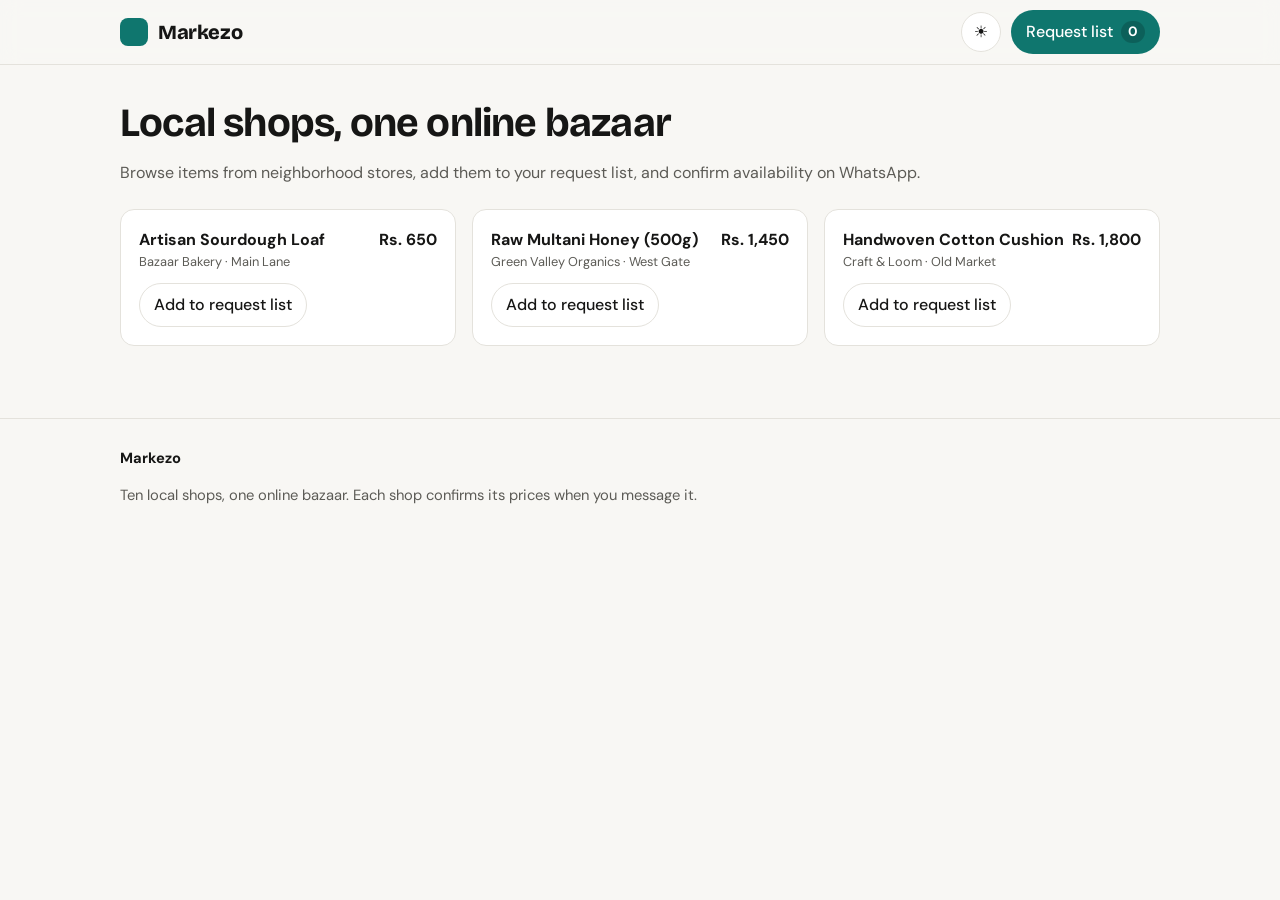
<file: index.html>
<!doctype html>
<html lang="en">
<head>
<meta charset="utf-8">
<meta name="viewport" content="width=device-width, initial-scale=1, viewport-fit=cover">
<title>Markezo</title>
<meta name="description" content="Markezo: ten local shops in one online bazaar. Browse each store, see products and location, and message the shop on WhatsApp.">
<link rel="preconnect" href="https://fonts.googleapis.com">
<link rel="preconnect" href="https://fonts.gstatic.com" crossorigin>
<link rel="stylesheet" href="https://fonts.googleapis.com/css2?family=Bricolage+Grotesque:opsz,wght@12..96,500;12..96,700;12..96,800&family=DM+Sans:wght@400;500;700&display=swap">
<style>
:root {
  --bg: #f8f7f4;
  --surface: #ffffff;
  --ink: #161615;
  --muted: #5c5b56;
  --line: #e4e2dc;
  --accent: #0f766e;
  --accent-ink: #ffffff;
  --radius: 14px;
}
[data-theme="dark"] {
  --bg: #121211;
  --surface: #1c1c1a;
  --ink: #f4f3ef;
  --muted: #a6a49c;
  --line: #2c2c29;
  --accent: #2dd4bf;
  --accent-ink: #062824;
}
* { box-sizing: border-box; }
body {
  margin: 0;
  font-family: "DM Sans", system-ui, -apple-system, sans-serif;
  background: var(--bg);
  color: var(--ink);
  line-height: 1.5;
}
h1, h2, h3, .logo {
  font-family: "Bricolage Grotesque", system-ui, sans-serif;
  letter-spacing: -0.02em;
}
.wrap { max-width: 1080px; margin: 0 auto; padding: 0 20px; }
.bar {
  position: sticky; top: 0; z-index: 20;
  background: color-mix(in srgb, var(--bg) 88%, transparent);
  backdrop-filter: blur(10px);
  border-bottom: 1px solid var(--line);
}
.bar .wrap {
  display: flex; align-items: center; justify-content: space-between;
  height: 64px; gap: 12px;
}
.logo {
  display: inline-flex; align-items: center; gap: 10px;
  font-weight: 800; font-size: 1.25rem; color: var(--ink); text-decoration: none;
}
.mk {
  width: 28px; height: 28px; border-radius: 8px;
  background: var(--accent); display: inline-grid; place-items: center;
}
.tools { display: flex; align-items: center; gap: 10px; }
.ibtn, .cartbtn, .btn, .fab {
  border: 1px solid var(--line); background: var(--surface); color: var(--ink);
  border-radius: 999px; cursor: pointer; font: inherit; font-weight: 500;
}
.ibtn { width: 40px; height: 40px; display: inline-grid; place-items: center; }
.cartbtn {
  display: inline-flex; align-items: center; gap: 8px;
  padding: 9px 14px; background: var(--accent); color: var(--accent-ink); border-color: transparent;
}
.cartbtn b, .fab b {
  background: rgba(0,0,0,0.18); padding: 1px 7px; border-radius: 999px; font-size: 0.85rem;
}
main.wrap { padding-top: 28px; padding-bottom: 72px; }
.hero { margin-bottom: 24px; }
.hero h1 { margin: 0 0 8px; font-size: clamp(1.75rem, 4vw, 2.5rem); }
.hero p { margin: 0; color: var(--muted); }
.grid {
  display: grid; grid-template-columns: repeat(auto-fill, minmax(280px, 1fr)); gap: 16px;
}
.card {
  background: var(--surface); border: 1px solid var(--line); border-radius: var(--radius);
  padding: 18px; display: flex; flex-direction: column; gap: 12px;
}
.card-top { display: flex; justify-content: space-between; align-items: start; gap: 8px; }
.shop-tag { font-size: 0.8rem; color: var(--muted); }
.price { font-weight: 700; }
.btn { padding: 9px 14px; align-self: flex-start; }
.btn:hover { border-color: var(--accent); }
footer {
  border-top: 1px solid var(--line); padding: 28px 0; color: var(--muted); font-size: 0.92rem;
}
footer b { color: var(--ink); }
.fab {
  position: fixed; right: 20px; bottom: 20px; z-index: 30;
  padding: 12px 18px; background: var(--accent); color: var(--accent-ink);
  border-color: transparent; box-shadow: 0 10px 25px rgba(0,0,0,0.18);
}
.veil {
  position: fixed; inset: 0; z-index: 40; background: rgba(0,0,0,0.45);
}
.panel {
  position: fixed; top: 0; right: 0; bottom: 0; z-index: 50;
  width: min(420px, 100vw); background: var(--surface); border-left: 1px solid var(--line);
  padding: 20px; display: flex; flex-direction: column; gap: 12px; overflow-y: auto;
}
.panel header { display: flex; align-items: center; justify-content: space-between; }
.panel header h2 { margin: 0; font-size: 1.25rem; }
.hint { margin: 0; font-size: 0.9rem; color: var(--muted); }
.list2 { display: flex; flex-direction: column; gap: 10px; }
.req-item {
  border: 1px solid var(--line); border-radius: 10px; padding: 12px;
  display: flex; justify-content: space-between; align-items: center; gap: 10px;
}
.wa-link {
  display: inline-block; margin-top: 8px; text-decoration: none; text-align: center;
  background: var(--accent); color: var(--accent-ink); padding: 11px 16px;
  border-radius: 999px; font-weight: 700;
}
.toast {
  position: fixed; left: 50%; bottom: 24px; transform: translateX(-50%); z-index: 60;
  background: var(--ink); color: var(--bg); padding: 10px 16px; border-radius: 999px;
  font-size: 0.9rem;
}
[hidden] { display: none !important; }
</style>
</head>
<body>
<div class="bar"><div class="wrap">
  <a class="logo" href="#home" aria-label="Markezo home"><span class="mk" id="logoIc"></span>Markezo</a>
  <div class="tools">
    <button class="ibtn" id="themeBtn" type="button" aria-label="Switch light or dark theme">☀</button>
    <button class="cartbtn" id="cartBtn" type="button" aria-label="Open request list"><span class="t">Request list</span><b id="cartCount">0</b></button>
  </div>
</div></div>

<main class="wrap" id="view"></main>

<footer><div class="wrap"><div><b>Markezo</b><p>Ten local shops, one online bazaar. Each shop confirms its prices when you message it.</p></div></div></footer>

<button class="fab" id="fab" type="button" hidden>View request list <b id="fabCount">0</b></button>
<div class="toast" id="toast" role="status" aria-live="polite" hidden></div>
<div id="veil" class="veil" hidden></div>
<aside id="panel" class="panel" hidden aria-label="Request list">
  <header><h2>Request list</h2><button class="ibtn" id="closeCart" type="button" aria-label="Close">✕</button></header>
  <p class="hint">Tap Send on WhatsApp to open a chat with the shop. Your request is already typed in the message.</p>
  <div class="list2" id="cartBody"></div>
</aside>

<script>
const SHOPS_AND_ITEMS = [
  { id: "1", name: "Artisan Sourdough Loaf", shop: "Bazaar Bakery", location: "Main Lane", price: "Rs. 650", phone: "923001234567" },
  { id: "2", name: "Raw Multani Honey (500g)", shop: "Green Valley Organics", location: "West Gate", price: "Rs. 1,450", phone: "923001234568" },
  { id: "3", name: "Handwoven Cotton Cushion", shop: "Craft & Loom", location: "Old Market", price: "Rs. 1,800", phone: "923001234569" }
];

const state = {
  items: JSON.parse(localStorage.getItem("markezo_req") || "[]"),
  theme: localStorage.getItem("markezo_theme") || "light"
};

const view = document.getElementById("view");
const panel = document.getElementById("panel");
const veil = document.getElementById("veil");
const cartBody = document.getElementById("cartBody");
const cartCount = document.getElementById("cartCount");
const fab = document.getElementById("fab");
const fabCount = document.getElementById("fabCount");
const toast = document.getElementById("toast");

function showToast(msg) {
  toast.textContent = msg;
  toast.hidden = false;
  clearTimeout(showToast._t);
  showToast._t = setTimeout(() => { toast.hidden = true; }, 2000);
}

function applyTheme() {
  document.documentElement.setAttribute("data-theme", state.theme);
  document.getElementById("themeBtn").textContent = state.theme === "dark" ? "☾" : "☀";
  localStorage.setItem("markezo_theme", state.theme);
}

function renderCatalog() {
  view.innerHTML = `
    <section class="hero">
      <h1>Local shops, one online bazaar</h1>
      <p>Browse items from neighborhood stores, add them to your request list, and confirm availability on WhatsApp.</p>
    </section>
    <section class="grid">
      ${SHOPS_AND_ITEMS.map(item => `
        <article class="card">
          <div class="card-top">
            <div>
              <strong>${item.name}</strong>
              <div class="shop-tag">${item.shop} · ${item.location}</div>
            </div>
            <span class="price">${item.price}</span>
          </div>
          <button class="btn" type="button" data-add="${item.id}">Add to request list</button>
        </article>
      `).join("")}
    </section>
  `;
  view.querySelectorAll("[data-add]").forEach(btn => {
    btn.addEventListener("click", () => {
      const found = SHOPS_AND_ITEMS.find(x => x.id === btn.dataset.add);
      if (!found) return;
      state.items.push(found);
      syncRequests();
      showToast(`Added "${found.name}"`);
    });
  });
}

function renderCart() {
  const n = state.items.length;
  cartCount.textContent = n;
  fabCount.textContent = n;
  fab.hidden = n === 0 || !panel.hidden;

  if (!n) {
    cartBody.innerHTML = `<p class="hint">Your request list is empty. Add items from any shop to prepare a WhatsApp message.</p>`;
    return;
  }

  const lines = state.items.map((x, i) => `${i + 1}. ${x.name} (${x.shop} - ${x.price})`).join("\n");
  const msg = encodeURIComponent(`Assalam-o-Alaikum, I'd like to check availability and prices for:\n${lines}`);
  const firstPhone = state.items[0].phone;

  cartBody.innerHTML = `
    ${state.items.map((x, idx) => `
      <div class="req-item">
        <div>
          <strong>${x.name}</strong>
          <div class="shop-tag">${x.shop} · ${x.price}</div>
        </div>
        <button class="btn" type="button" data-rem="${idx}">Remove</button>
      </div>
    `).join("")}
    <a class="wa-link" href="https://wa.me/${firstPhone}?text=${msg}" target="_blank" rel="noopener">Send on WhatsApp</a>
  `;

  cartBody.querySelectorAll("[data-rem]").forEach(btn => {
    btn.addEventListener("click", () => {
      state.items.splice(Number(btn.dataset.rem), 1);
      syncRequests();
    });
  });
}

function syncRequests() {
  localStorage.setItem("markezo_req", JSON.stringify(state.items));
  renderCart();
}

function openPanel() {
  panel.hidden = false;
  veil.hidden = false;
  fab.hidden = true;
}

function closePanel() {
  panel.hidden = true;
  veil.hidden = true;
  renderCart();
}

document.getElementById("themeBtn").addEventListener("click", () => {
  state.theme = state.theme === "dark" ? "light" : "dark";
  applyTheme();
});
document.getElementById("cartBtn").addEventListener("click", openPanel);
fab.addEventListener("click", openPanel);
document.getElementById("closeCart").addEventListener("click", closePanel);
veil.addEventListener("click", closePanel);

applyTheme();
renderCatalog();
renderCart();
</script>
</body>
</html>
</file>
